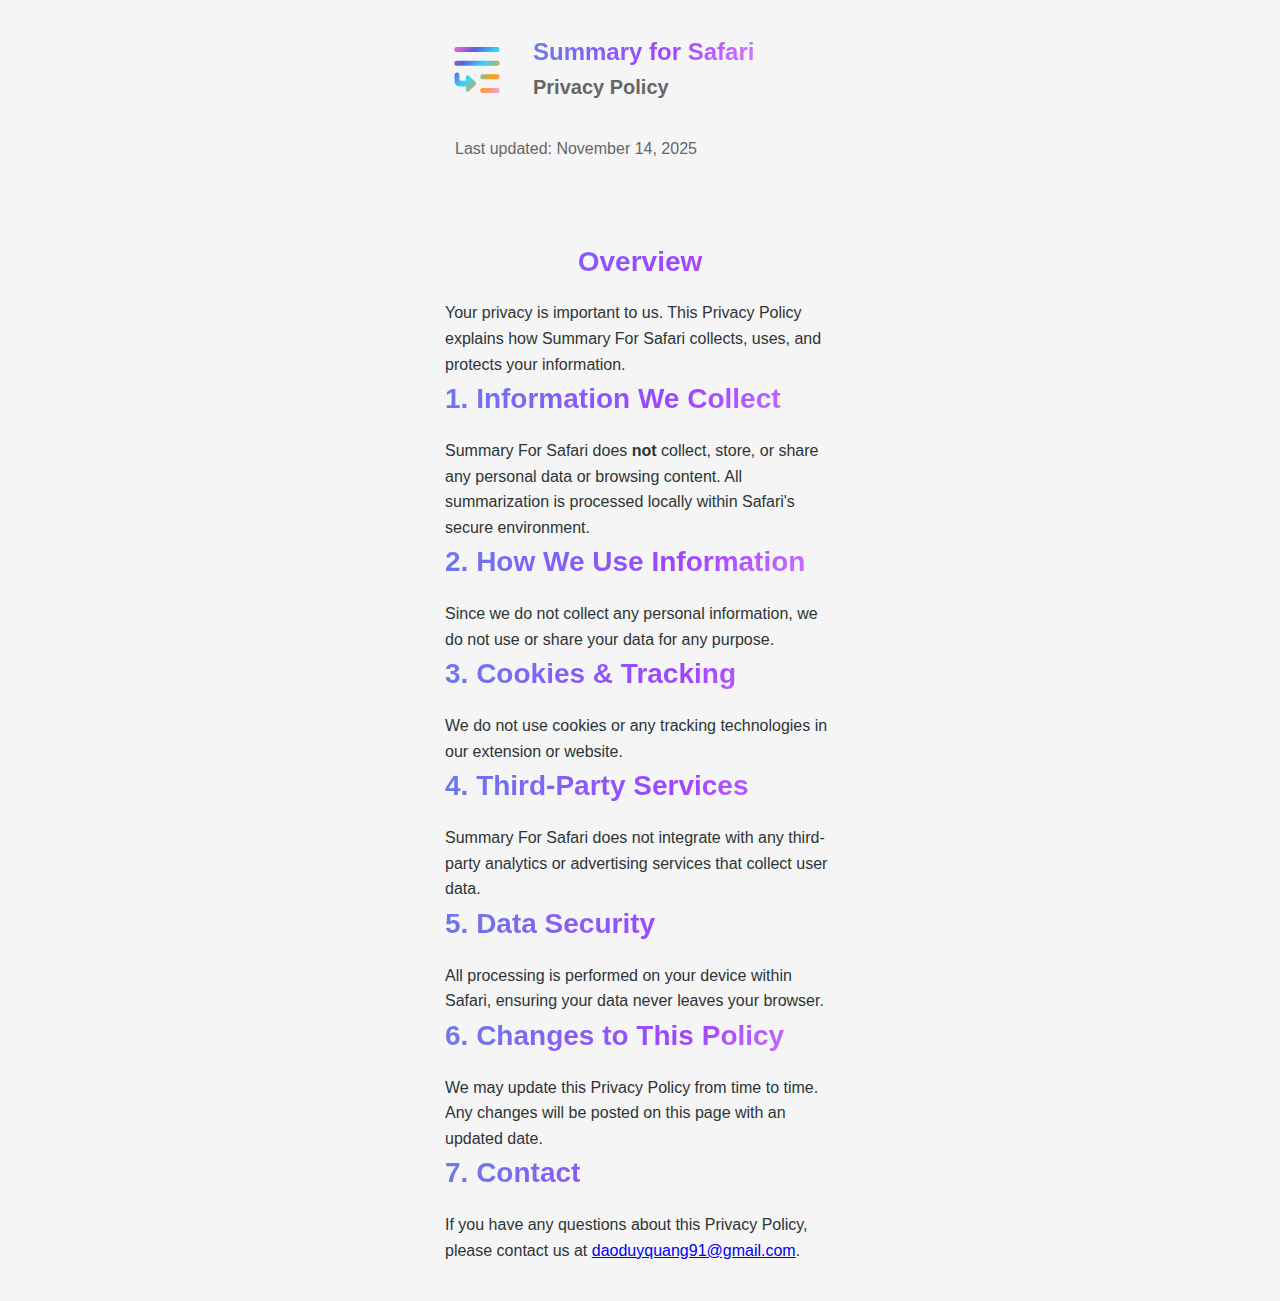
<file: privacy-policy.html>
<!DOCTYPE html>
<html lang="en">
<head>
    <meta charset="UTF-8">
    <meta name="viewport" content="width=device-width, initial-scale=1.0, maximum-scale=5.0, user-scalable=yes">
    <meta name="apple-mobile-web-app-capable" content="yes">
    <meta name="apple-mobile-web-app-status-bar-style" content="black-translucent">
    <meta name="theme-color" content="#1a1a1a" media="(prefers-color-scheme: dark)">
    <meta name="theme-color" content="#f5f5f5" media="(prefers-color-scheme: light)">
    <title>Privacy Policy - Summary For Safari</title>
    <link rel="stylesheet" href="style.css">
</head>
<body>
    <header class="hero">
        <div class="container">
            <div class="app-header" style="display: flex; align-items: flex-start; gap: 1.5rem; margin-bottom: 2rem;">
                <img src="icon.svg" alt="Summary for Safari" style="width: 64px; height: 64px;">
                <div style="display: flex; flex-direction: column; text-align: left;">
                    <h1 class="gradient-text" style="font-size: 1.5rem; font-weight: 600; margin-bottom: 0.25rem; text-align: left; align-items: flex-start; justify-content: flex-start;">Summary for Safari</h1>
                    <h2 style="font-size: 1.25rem; color: var(--text-secondary); text-align: left; align-items: flex-start; justify-content: flex-start;">Privacy Policy</h2>
                </div>
            </div>
            <div class="hero-content-wrapper">
                <div class="hero-text">
                    <p class="hero-subtitle" style="text-align: left;">Last updated: November 14, 2025</p>
                </div>
            </div>
        </div>
    </header>

    <section class="features-section">
        <div class="container">
            <div class="terms-content" style="text-align: left;">
                <h2 class="section-title gradient-text">Overview</h2>
                <p>Your privacy is important to us. This Privacy Policy explains how Summary For Safari collects, uses, and protects your information.</p>
                <h3 class="section-title gradient-text" style="text-align: left;">1. Information We Collect</h3>
                <p>Summary For Safari does <strong>not</strong> collect, store, or share any personal data or browsing content. All summarization is processed locally within Safari's secure environment.</p>
                <h3 class="section-title gradient-text" style="text-align: left;">2. How We Use Information</h3>
                <p>Since we do not collect any personal information, we do not use or share your data for any purpose.</p>
                <h3 class="section-title gradient-text" style="text-align: left;">3. Cookies & Tracking</h3>
                <p>We do not use cookies or any tracking technologies in our extension or website.</p>
                <h3 class="section-title gradient-text" style="text-align: left;">4. Third-Party Services</h3>
                <p>Summary For Safari does not integrate with any third-party analytics or advertising services that collect user data.</p>
                <h3 class="section-title gradient-text" style="text-align: left;">5. Data Security</h3>
                <p>All processing is performed on your device within Safari, ensuring your data never leaves your browser.</p>
                <h3 class="section-title gradient-text" style="text-align: left;">6. Changes to This Policy</h3>
                <p>We may update this Privacy Policy from time to time. Any changes will be posted on this page with an updated date.</p>
                <h3 class="section-title gradient-text" style="text-align: left;">7. Contact</h3>
                <p>If you have any questions about this Privacy Policy, please contact us at <a href="mailto:daoduyquang91@gmail.com">daoduyquang91@gmail.com</a>.</p>
            </div>
        </div>
    </section>
  
    <script src="script.js"></script>
</body>
</html>
</file>
<file: style.css>
:root {
    --primary-color: #667eea;
    --primary-dark: #5568d3;
    --bg-primary: #ffffff;
    --bg-secondary: #f8f9fa;
    --text-primary: #1a1a1a;
    --text-secondary: #666666;
    --border-color: #e0e0e0;
    --card-bg: #ffffff;
    --shadow: rgba(0, 0, 0, 0.1);
}

@media (prefers-color-scheme: dark) {
    :root {
        --bg-primary: #000000;
        --bg-secondary: #1a1a1a;
        --text-primary: #ffffff;
        --text-secondary: #999999;
        --border-color: #333333;
        --card-bg: #1a1a1a;
        --shadow: rgba(255, 255, 255, 0.05);
    }
}

* {
    margin: 0;
    padding: 0;
    box-sizing: border-box;
}

body {
    font-family: -apple-system, BlinkMacSystemFont, 'Segoe UI', 'Roboto', 'Oxygen', 'Ubuntu', 'Cantarell', sans-serif;
    background: #1a1a1a;
    color: #ffffff;
    line-height: 1.6;
    overflow-x: hidden;
    -webkit-font-smoothing: antialiased;
    -moz-osx-font-smoothing: grayscale;
    -webkit-tap-highlight-color: transparent;
    max-width: 430px;
    margin: 0 auto;
    position: relative;
}

@media (prefers-color-scheme: light) {
    body {
        background: #f5f5f5;
        color: #2d3436;
    }
}

/* Remove stars - no longer needed */
.stars, .stars2, .stars3 {
    display: none;
}

.container {
    max-width: 1200px;
    margin: 0 auto;
    padding: 0 20px;
}

/* Hero Section */
.hero {
    padding: 8px 0;
    position: relative;
}

.hero .container {
    padding: 30px 20px !important;
}


.hero h1 {
    font-size: 2rem;
    font-weight: 800;
    margin-bottom: 2rem;
    line-height: 1.2;
    text-align: center;
}

.gradient-text {
    background: linear-gradient(135deg, #667eea 0%, #a044ff 20%, #f093fb 40%, #ff6b6b 60%, #fdcb6e 80%, #00d2ff 100%);
    background-size: 300% 300%;
    -webkit-background-clip: text;
    -webkit-text-fill-color: transparent;
    background-clip: text;
    transition: background-position 0.1s ease-out;
}

@media (prefers-color-scheme: dark) {
    .gradient-text {
        background: linear-gradient(135deg, #74b9ff 0%, #a29bfe 20%, #fd79a8 40%, #fdcb6e 60%, #55efc4 80%, #00d2ff 100%);
        background-size: 300% 300%;
        -webkit-background-clip: text;
        -webkit-text-fill-color: transparent;
        background-clip: text;
        transition: background-position 0.1s ease-out;
    }
}

.hero-content-wrapper {
    display: flex;
    flex-direction: column;
    gap: 2rem;
    align-items: center;
}

.hero-text {
    width: 100%;
}

.hero-subtitle {
    font-size: 1rem;
    color: var(--text-secondary);
    margin-bottom: 0;
    line-height: 1.8;
    text-align: center;
    padding: 0 10px;
}

.hero-video {
    width: 66.66%;
}

.hero-video video {
    width: 100%;
    height: auto;
    border-radius: 12px;
    border: 1px solid var(--border-color);
    box-shadow: 0 4px 12px var(--shadow);
}

.primary-button {
    display: inline-flex;
    align-items: center;
    gap: 0.5rem;
    color: white;
    padding: 1rem 2rem;
    border-radius: 50px;
    text-decoration: none;
    font-weight: 600;
    font-size: 1.1rem;
    transition: all 0.3s ease;
    border: none;
    cursor: pointer;
}

.primary-button:hover {
}

.primary-button.large {
    padding: 1.2rem 2.5rem;
    font-size: 1.2rem;
}

.secondary-button {
    display: inline-flex;
    align-items: center;
    gap: 0.75rem;
    color: var(--text-primary);
    padding: 1rem 2rem;
    border-radius: 50px;
    text-decoration: none;
    font-weight: 600;
    font-size: 1.1rem;
    border: 1px solid var(--border-color);
    transition: all 0.3s ease;
}

.secondary-button:hover {
}

/* Section Titles */
.section-title {
    font-size: 1.75rem;
    font-weight: 800;
    text-align: center;
    margin-bottom: 1rem;
}

.section-subtitle {
    font-size: 1.2rem;
    color: var(--text-secondary);
    text-align: center;
    margin-bottom: 3rem;
}

/* Features Section */
.features-section {
    padding: 8px 0;
}

.features-footer {
    text-align: center;
    margin-top: 1.5rem;
}

.more-button {
    color: var(--text-secondary);
    text-decoration: none;
    font-size: 0.9rem;
    font-style: medium;
    transition: color 0.3s ease;
}

.more-button:hover {
    color: var(--primary-color);
}

.animated-dots {
    display: inline;
}

.animated-dots span {
    display: inline;
    animation: dotFade 1.4s infinite ease-in-out;
}

.animated-dots span:nth-child(1) {
    animation-delay: 0s;
}

.animated-dots span:nth-child(2) {
    animation-delay: 0.2s;
}

.animated-dots span:nth-child(3) {
    animation-delay: 0.4s;
}

@keyframes dotFade {
    0%, 60%, 100% {
        opacity: 0.3;
    }
    30% {
        opacity: 1;
    }
}

.features-section .container {
    padding: 30px 20px !important;
}

.features-grid {
    display: grid;
    grid-template-columns: repeat(2, 1fr);
    gap: 1rem;
    margin-top: 2rem;
}

.feature-card {
    border: 1px solid rgba(0, 0, 0, 0.1);
    border-radius: 12px;
    padding: 1rem;
    transition: all 0.3s ease;
}

@media (prefers-color-scheme: dark) {
    .feature-card {
        border: 1px solid rgba(255, 255, 255, 0.2);
    }
}

.feature-card:hover {
    transform: translateY(-5px);
    box-shadow: 0 8px 24px var(--shadow);
}

.feature-icon {
    font-size: 2rem;
    margin-bottom: 0.5rem;
}

.feature-card h3 {
    font-size: 0.95rem;
    margin-bottom: 0.5rem;
    color: var(--text-primary);
}

.feature-card p {
    color: var(--text-secondary);
    line-height: 1.6;
    font-size: 0.8rem;
}

/* How It Works Section */
.how-it-works {
    padding: 100px 0;
}

.steps {
    display: flex;
    justify-content: center;
    align-items: center;
    gap: 2rem;
    margin-top: 3rem;
    flex-wrap: wrap;
}

.step {
    flex: 1;
    min-width: 250px;
    max-width: 300px;
    background: var(--card-bg);
    border: 1px solid var(--border-color);
    border-radius: 20px;
    padding: 2rem;
    text-align: center;
}

.step-number {
    width: 60px;
    height: 60px;
    margin: 0 auto 1.5rem;
    background: var(--primary-color);
    border-radius: 50%;
    display: flex;
    align-items: center;
    justify-content: center;
    font-size: 1.8rem;
    font-weight: 700;
    color: white;
}

.step h3 {
    font-size: 1.3rem;
    margin-bottom: 0.5rem;
}

.step p {
    color: var(--text-secondary);
}

.step-arrow {
    font-size: 2rem;
    color: var(--text-secondary);
}

/* CTA Section */
.cta-section {
    padding: 8px 0;
    text-align: center;
}

.cta-section .container {
    padding: 30px 20px !important;
}


.cta-content h2 {
    font-size: 1.75rem;
    margin-bottom: 1rem;
    padding: 0 10px;
}

.cta-content p {
    font-size: 1rem;
    color: var(--text-secondary);
    margin-bottom: 2rem;
    padding: 0 10px;
}

.small-text {
    font-size: 0.9rem;
    margin-top: 1rem;
}

/* Footer */
footer {
    backdrop-filter: blur(10px);
    -webkit-backdrop-filter: blur(10px);
    border-top: 1px solid var(--border-color);
    padding: 3rem 0 1rem;
}

@media (prefers-color-scheme: dark) {
    footer {
    }
}

.footer-content {
    display: grid;
    grid-template-columns: repeat(auto-fit, minmax(200px, 1fr));
    margin-bottom: 2rem;
}

.footer-section h4 {
    margin-bottom: 1rem;
    font-size: 1.2rem;
}

.footer-section p {
    color: var(--text-secondary);
}

.footer-section a {
    display: block;
    color: var(--text-secondary);
    text-decoration: none;
    margin-bottom: 0.5rem;
    transition: color 0.3s ease;
}

.footer-section a:hover {
    color: var(--primary-color);
}

.footer-bottom {
    text-align: center;
    padding-top: 2rem;
    border-top: 1px solid var(--border-color);
    color: var(--text-secondary);
}

/* Responsive Design */
@media (max-width: 768px) {
    .hero {
        padding: 60px 0 60px;
    }

    .hero h1 {
        font-size: 2.2rem;
        line-height: 1.3;
        margin-bottom: 2rem;
    }

    .hero-content-wrapper {
        flex-direction: column;
        gap: 2rem;
    }
    
    .hero-subtitle {
        font-size: 1rem;
        margin-bottom: 0;
        padding: 0 10px;
        text-align: center;
    }

    .hero-video video {
        border-radius: 12px;
    }

    .how-it-works, .cta-section {
        padding: 60px 0;
    }

    .section-title {
        font-size: 2rem;
        line-height: 1.3;
        margin-bottom: 0.8rem;
    }

    .section-subtitle {
        font-size: 1rem;
        margin-bottom: 2rem;
        padding: 0 10px;
    }
    
    .step-arrow {
        display: none;
    }

    .steps {
        gap: 1.5rem;
    }

    .step {
        min-width: 100%;
        padding: 1.5rem;
        border-radius: 16px;
    }

    .step-number {
        width: 50px;
        height: 50px;
        font-size: 1.5rem;
        margin-bottom: 1rem;
    }

    .step h3 {
        font-size: 1.2rem;
    }

    .cta-content h2 {
        font-size: 2rem;
        line-height: 1.3;
        padding: 0 10px;
    }

    .cta-content p {
        font-size: 1rem;
        padding: 0 10px;
    }

    .footer-content {
        grid-template-columns: 1fr;
        gap: 2rem;
        text-align: center;
    }

    footer {
        padding: 2rem 0 1rem;
    }
}

/* iPhone Specific Optimizations */
@media (max-width: 430px) {
    .hero h1 {
        font-size: 1.8rem;
        margin-bottom: 1.5rem;
    }

    .hero-content-wrapper {
        gap: 1.5rem;
    }

    .hero-subtitle {
        font-size: 0.95rem;
    }

    .section-title {
        font-size: 1.75rem;
    }

    .section-subtitle {
        font-size: 0.95rem;
    }

    .primary-button, .secondary-button {
        font-size: 0.95rem;
        padding: 0.9rem 1.2rem;
    }

    .feature-card {
        padding: 1.5rem;
    }

    .feature-card h3 {
        font-size: 1.2rem;
    }

    .feature-card p {
        font-size: 0.95rem;
    }
}

/* Improve touch targets for mobile */
@media (hover: none) and (pointer: coarse) {
    .primary-button, .secondary-button {
        min-height: 50px;
    }

    .feature-card, .step {
        cursor: default;
    }
}

/* Modal */
.modal {
    display: none;
    position: fixed;
    z-index: 10000;
    left: 0;
    top: 0;
    width: 100%;
    height: 100%;
    background-color: rgba(0, 0, 0, 0.75);
    backdrop-filter: blur(5px);
    -webkit-backdrop-filter: blur(5px);
}

.modal-content {
    margin: 15% auto;
    padding: 2rem;
    border: 1px solid var(--border-color);
    border-radius: 20px;
    width: 80%;
    max-width: 400px;
    position: relative;
    box-shadow: 0 10px 40px var(--shadow);
}

.close {
    color: var(--text-secondary);
    float: right;
    font-size: 28px;
    font-weight: bold;
    cursor: pointer;
    line-height: 20px;
}

.close:hover,
.close:focus {
    color: var(--text-primary);
}

.modal-features {
    display: flex;
    flex-direction: column;
    gap: 1rem;
}

.modal-feature-item {
    display: flex;
    align-items: center;
    gap: 1rem;
    padding: 0.75rem;
    border-radius: 12px;
}

.modal-feature-icon {
    font-size: 1.5rem;
}

/* Footer */
footer {
    padding: 8px 0;
}

footer .container {
    padding: 15px 20px;
}


.footer-content {
    text-align: center;
}

.footer-avatar {
    width: 80px;
    height: 80px;
    border-radius: 50%;
    object-fit: cover;
    margin: 0 auto 0.25rem auto;
    display: block;
    box-shadow: 0 4px 12px rgba(0, 0, 0, 0.15);
}

@media (prefers-color-scheme: dark) {
    .footer-avatar {
        box-shadow: 0 4px 12px rgba(255, 255, 255, 0.1);
    }
}

.footer-name {
    font-size: 1.2rem;
    font-weight: 700;
    margin-bottom: 0.25rem;
}

.footer-tagline {
    font-size: 0.85rem;
    color: var(--text-secondary);
    margin-bottom: 0.75rem;
    font-style: normal;
}

.footer-links {
    display: flex;
    justify-content: center;
    gap: 1rem;
    flex-wrap: wrap;
}

.footer-links a {
    display: flex;
    align-items: center;
    gap: 0.5rem;
    color: var(--text-primary);
    text-decoration: none;
    font-size: 0.9rem;
    padding: 0.5rem 1rem;
    border-radius: 20px;
    border: 1px solid rgba(0, 0, 0, 0.1);
    transition: all 0.3s ease;
    font-weight: 500;
}

@media (prefers-color-scheme: dark) {
    .footer-links a {
        border: 1px solid rgba(255, 255, 255, 0.2);
    }
}

.footer-links a:hover {
    transform: translateY(-2px);
    box-shadow: 0 8px 24px var(--shadow);
}

.footer-links svg {
    width: 18px;
    height: 18px;
}

/* Smooth Scroll */
html {
    scroll-behavior: smooth;
}
</file>
